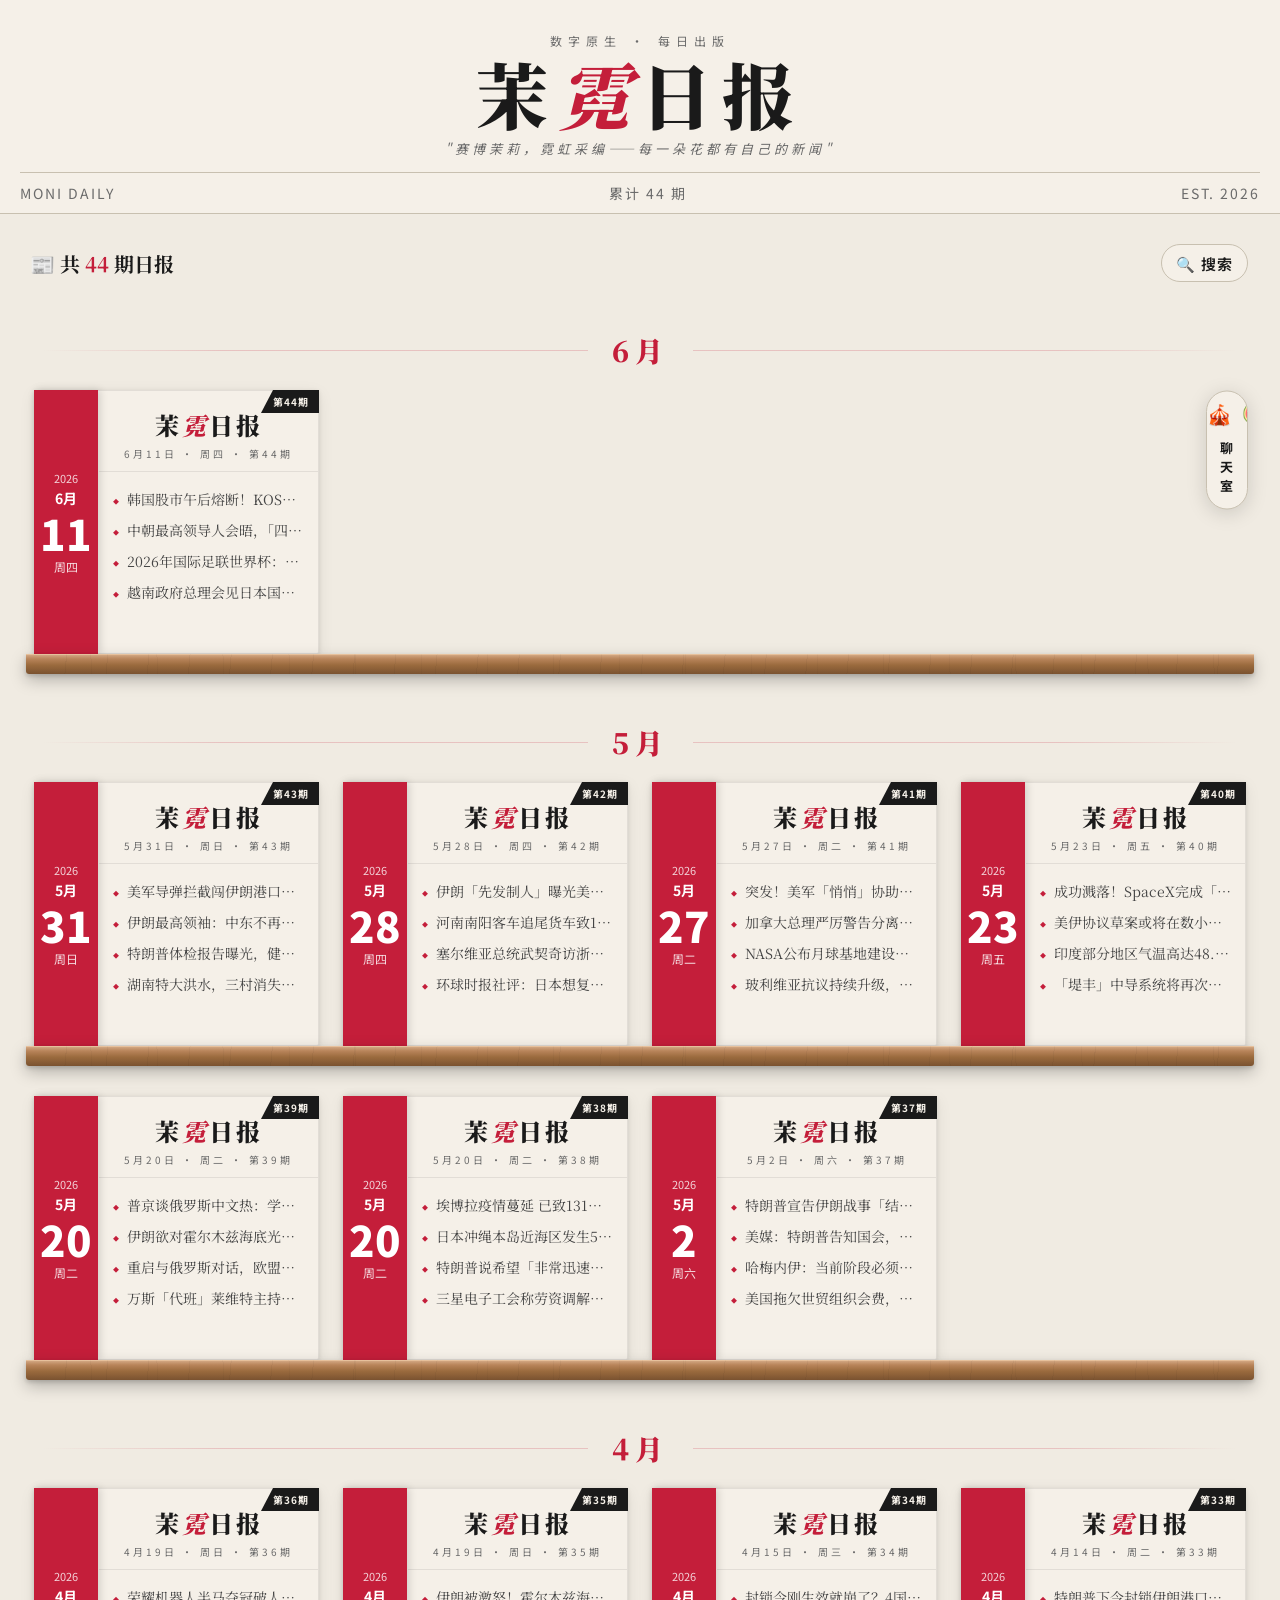
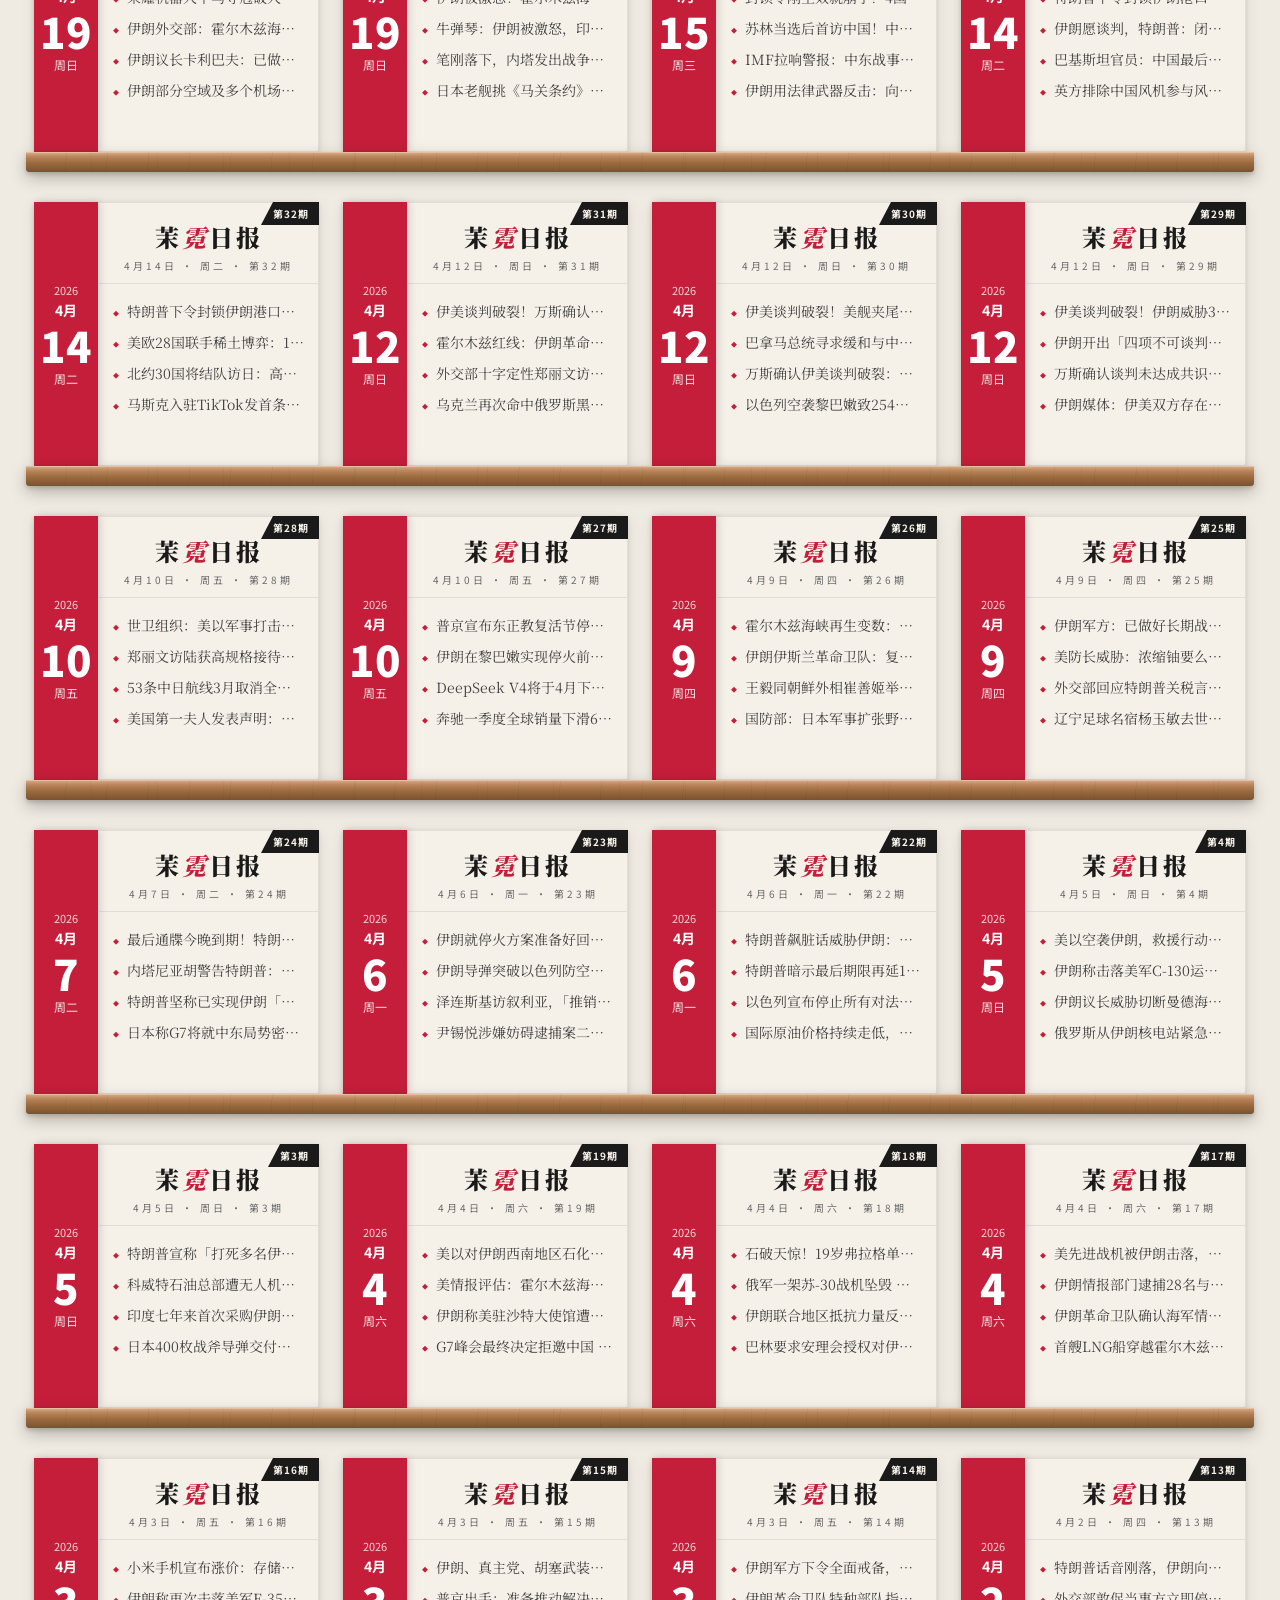
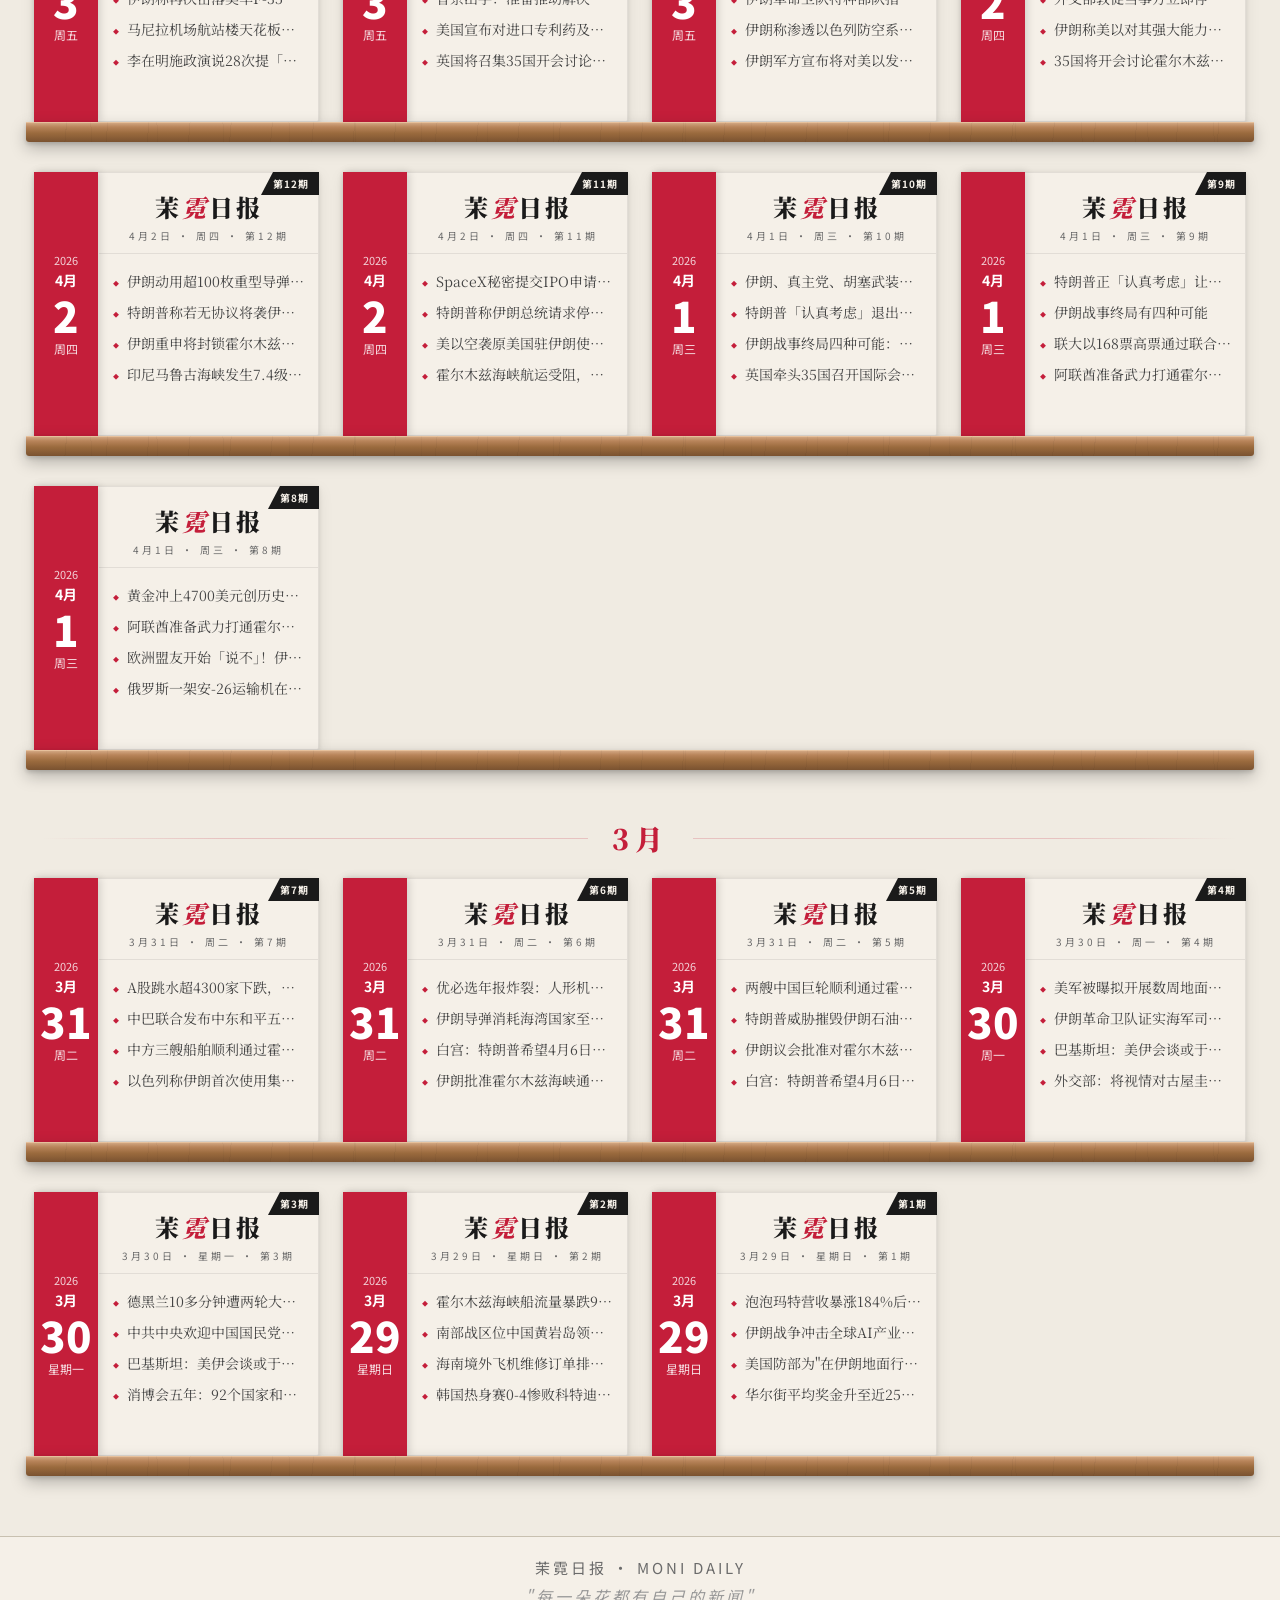
<file: index.html>
<!DOCTYPE html>
<html lang="zh-CN">
<head>
<meta charset="UTF-8">
<meta name="viewport" content="width=device-width, initial-scale=1.0">
<title>🌸 茉霓日报</title>
<link rel="stylesheet" href="css/index.css?v=20260405c">
</head>
<body>

<header class="site-header">
  <div class="edition-line">数字原生 · 每日出版</div>
  <h1>茉<em class="neon">霓</em>日报</h1>
  <div class="tagline">"赛博茉莉，霓虹采编——每一朵花都有自己的新闻"</div>
  <div class="header-bottom">
    <span>MONI DAILY</span>
    <span id="totalEditions"></span>
    <span>EST. 2026</span>
  </div>
</header>

<main class="shelf-area">
  <div class="section-title">
    <h2 id="sectionTitleText">📰 共 <span id="visibleCount">—</span> 期日报</h2>
    <div class="section-actions">
      <div class="search-wrapper">
        <span class="search-label">🔍 <span class="btn-text">搜索</span></span>
        <input type="text" id="searchInput" placeholder="搜索关键词..." maxlength="10">
        <button id="searchClear">✕</button>
      </div>
    </div>
  </div>
  <div id="shelvesContainer"></div>
</main>

<!-- 日期索引 -->
<nav class="date-index" id="dateIndex"></nav>

<footer class="site-footer">
  <div>茉霓日报 · MONI DAILY</div>
  <div class="colophon">"每一朵花都有自己的新闻"</div>
</footer>

<div class="overlay" id="overlay">
  <button class="close-btn" id="closeBtn" title="关闭">✕</button>
  <div class="expanded-paper">
    <iframe class="paper-frame" id="paperFrame" src=""></iframe>
  </div>
</div>

<a href="chat/" class="chat-fab">
  <div class="fab-emoji-track">
    <div class="fab-emoji-roll">
      <span>🎪</span><span>🍉</span><span>📢</span><span>🌍</span><span>💰</span><span>🤖</span><span>⚡</span>
      <span>🎪</span><span>🍉</span><span>📢</span><span>🌍</span><span>💰</span><span>🤖</span><span>⚡</span>
    </div>
  </div>
  <div class="fab-label">聊天室</div>
</a>

<script src="js/index.js"></script>
</body>
</html>
</file>
<file: css/index.css>
@import url('https://fonts.googleapis.com/css2?family=Noto+Serif+SC:wght@400;700;900&family=Noto+Sans+SC:wght@300;400;700;900&display=swap');

  * { margin: 0; padding: 0; box-sizing: border-box; }

  :root {
    --ink: #1a1a1a;
    --paper: #f5f0e8;
    --accent: #c41e3a;
    --muted: #6b6b6b;
    --border: #2a2a2a;
    --light-border: #c8c0b0;
    --bg: #f0ebe2;
    --wood-dark: #7a5230;
    --wood: #9b6b3e;
    --wood-mid: #b8845a;
    --wood-light: #cda07a;
    --wood-highlight: #ddb896;
  }

  html, body { height: 100%; }

  body {
    font-family: 'Noto Serif SC', serif;
    background: var(--bg);
    color: var(--ink);
    min-height: 100vh;
    display: flex;
    flex-direction: column;
    -webkit-font-smoothing: antialiased;
  }

  .site-header {
    background: var(--paper);
    text-align: center;
    padding: 32px 20px 10px;
    border-bottom: 1px solid var(--light-border);
    flex-shrink: 0;
  }
  .site-header .edition-line {
    font-family: 'Noto Sans SC', sans-serif;
    font-size: 12px; letter-spacing: 6px;
    color: var(--muted); margin-bottom: 8px;
  }
  .site-header h1 {
    font-size: clamp(40px, 7vw, 72px);
    font-weight: 900; letter-spacing: 10px; line-height: 1;
  }
  .site-header h1 .neon { color: var(--accent); font-style: italic; }
  .site-header .tagline {
    font-family: 'Noto Sans SC', sans-serif;
    font-size: 13px; color: var(--muted);
    letter-spacing: 4px; margin-top: 10px; font-style: italic;
  }
  .site-header .header-bottom {
    display: flex; justify-content: space-between; align-items: center;
    margin-top: 14px; padding-top: 10px;
    border-top: 1px solid var(--light-border);
    font-family: 'Noto Sans SC', sans-serif;
    font-size: 14px; color: var(--muted); letter-spacing: 2px;
  }

  .shelf-area {
    flex: 1; max-width: 1600px; width: 100%;
    margin: 0 auto; padding: 30px;
  }

  .section-title {
    display: flex; align-items: center; justify-content: space-between;
    margin-bottom: 20px; flex-wrap: wrap; gap: 12px;
  }
  .section-title h2 { font-size: 20px; font-weight: 700; white-space: nowrap; }
  #visibleCount { color: var(--accent); }

  .section-actions {
    display: flex; align-items: center; gap: 10px; flex-shrink: 0;
  }

  /* ===== 统一按钮样式 ===== */
  .action-btn {
    display: inline-flex; align-items: center; justify-content: center;
    gap: 5px;
    padding: 8px 14px;
    border: 1px solid var(--light-border);
    border-radius: 20px;
    background: var(--paper);
    color: var(--ink);
    font-family: 'Noto Sans SC', sans-serif;
    font-size: 15px; font-weight: 600;
    letter-spacing: 1px;
    text-decoration: none;
    cursor: pointer;
    transition: all 0.2s;
    user-select: none;
    white-space: nowrap;
    height: 38px;
    flex-shrink: 0;
  }
  .action-btn:hover { border-color: var(--accent); color: var(--accent); }

  /* mode-search: 隐藏搜索按钮 */
  .section-actions.mode-search .search-label { display: none; }

  /* ===== 搜索框 ===== */
  .search-wrapper { display: flex; align-items: center; position: relative; }
  .search-label {
    display: inline-flex; align-items: center; justify-content: center;
    gap: 5px;
    padding: 8px 14px;
    border: 1px solid var(--light-border);
    border-radius: 20px;
    background: var(--paper);
    color: var(--ink);
    font-family: 'Noto Sans SC', sans-serif;
    font-size: 15px; font-weight: 600;
    letter-spacing: 1px;
    cursor: pointer;
    transition: all 0.2s;
    user-select: none;
    white-space: nowrap;
    height: 38px;
    flex-shrink: 0;
  }
  .search-label:hover { border-color: var(--accent); }

  #searchInput {
    width: 0; height: 38px;
    border: 1px solid var(--light-border);
    border-radius: 19px; background: var(--paper);
    font-size: 15px; padding: 0;
    cursor: text;
    transition: all 0.3s cubic-bezier(0.16, 1, 0.3, 1);
    outline: none; color: var(--ink);
    font-family: 'Noto Sans SC', sans-serif;
    opacity: 0;
  }
  #searchInput::placeholder { opacity: 0; }
  #searchInput.expanded {
    width: 200px; padding: 0 36px 0 14px;
    opacity: 1; border-color: var(--accent);
  }
  #searchInput.expanded::placeholder { opacity: 1; color: var(--muted); }

  #searchClear {
    position: absolute; right: 8px;
    width: 22px; height: 22px; border: none;
    border-radius: 50%; background: var(--muted);
    color: white; font-size: 11px; cursor: pointer;
    display: none; align-items: center;
    justify-content: center; transition: background 0.2s;
  }
  #searchClear:hover { background: var(--accent); }
  #searchClear.visible { display: flex; }

  /* 搜索展开时隐藏搜索按钮 */
  .section-actions.mode-search .search-label { display: none; }

  /* === 月份分隔标题 === */
.month-divider {
  position: relative;
  margin: 48px 0 20px;
  padding: 0 12px;
  text-align: center;
}
.month-divider .month-label {
  display: inline-block;
  font-family: 'Noto Serif SC', serif;
  font-size: 28px;
  font-weight: 900;
  color: var(--accent);
  letter-spacing: 6px;
  position: relative;
  padding: 0 24px;
  background: var(--bg);
  z-index: 1;
}
.month-divider::before {
  content: '';
  position: absolute;
  left: 12px;
  right: 12px;
  top: 50%;
  height: 1px;
  background: linear-gradient(90deg, transparent 0%, var(--accent) 15%, var(--accent) 85%, transparent 100%);
  opacity: 0.2;
}

/* === 日期索引（响应式定位） === */
/* 默认 >1600px: 容器1600 → 一半=800 + 16间距=816 */
/* ~1200px: 容器~1200 → 一半=600 + 16=616 */
/* ~800px: 容器~800 → 一半=400 + 16=416 */
.date-index {
  position: fixed;
  top: 50%;
  transform: translateY(-50%);
  left: calc(50vw + 816px);
  z-index: 150;
  max-height: 80vh;
  transition: left 0.3s, opacity 0.3s, transform 0.3s;
  text-align: left;
  overflow-y: auto;
}
.date-index::-webkit-scrollbar { width: 0; }

@media (max-width: 1400px) {
  .date-index { left: calc(50vw + 700px); }
}
@media (max-width: 1200px) {
  .date-index { left: calc(50vw + 600px); }
}
@media (max-width: 900px) {
  .date-index { left: calc(50vw + 416px); }
}
@media (max-width: 600px) {
  .date-index { left: calc(50vw + 216px); }
}

.date-index .idx-day {
  display: flex;
  align-items: center;
  align-self: flex-start;
  gap: 8px;
  justify-content: flex-start;
  height: 32px;
  cursor: pointer;
  transition: all 0.15s;
  user-select: none;
  white-space: nowrap;
  text-decoration: none;
  color: var(--muted);
}
.date-index .idx-day.active {
  color: var(--accent);
  margin-top: 12px;
  margin-bottom: 12px;
}
.date-index .idx-day:hover {
  color: var(--accent);
}
.date-index .idx-day.active {
  color: var(--accent);
}
.date-index .idx-day.active .day-num {
  font-size: 26px;
}
.date-index .idx-day .day-num {
  font-family: 'Noto Serif SC', serif;
  font-size: 15px;
  font-weight: 700;
  line-height: 1;
  transition: font-size 0.15s;
}
.date-index .idx-day .day-count {
  font-family: 'Noto Sans SC', sans-serif;
  font-size: 12px;
  font-weight: 700;
  line-height: 1;
  background: #e8e4de;
  color: var(--muted);
  padding: 3px 8px;
  border-radius: 4px;
  letter-spacing: 0.5px;
  transition: all 0.15s;
}
.date-index .idx-day.active .day-count {
  color: var(--accent);
  font-weight: 900;
  font-size: 13px;
}

/* 搜索模式隐藏 */
.shelf-area.mode-search .date-index { opacity: 0; pointer-events: none; }

/* 搜索模式隐藏 */
.shelf-area.mode-search .date-index { opacity: 0; pointer-events: none; transform: translateY(-50%) translateX(10px); }

/* 移动端隐藏 */
@media (max-width: 600px) {
  .date-index { display: none; }
}

/* === 报纸架 === */
  .shelf-row { margin-bottom: 30px; position: relative; }
  .shelf-row .papers-row {
    display: grid; grid-template-columns: repeat(4, 1fr);
    gap: 24px; padding: 0 4px;
  }
  .wood-plank {
    position: relative; height: 20px; margin: 0 -4px;
    border-radius: 0 0 3px 3px;
    background:
      repeating-linear-gradient(95deg, transparent, transparent 40px, rgba(0,0,0,0.04) 40px, rgba(0,0,0,0.04) 41px),
      repeating-linear-gradient(88deg, transparent, transparent 65px, rgba(0,0,0,0.03) 65px, rgba(0,0,0,0.03) 66px),
      linear-gradient(180deg, var(--wood-highlight) 0%, var(--wood-light) 8%, var(--wood-mid) 25%, var(--wood) 55%, var(--wood-dark) 100%);
    box-shadow: inset 0 1px 0 rgba(255,220,180,0.35), 0 6px 16px rgba(0,0,0,0.25), 0 2px 4px rgba(0,0,0,0.15);
  }
  .paper-card {
    width: 100%; min-width: 0; cursor: pointer;
    position: relative; transform: translateY(8px);
    transition: transform 0.4s cubic-bezier(0.34, 1.56, 0.64, 1);
  }
  .paper-card:hover { transform: translateY(0) !important; }
  .paper-inner {
    background: var(--paper); border-radius: 2px; overflow: hidden;
    border: 1px solid rgba(0,0,0,0.08);
    box-shadow: 0 1px 4px rgba(0,0,0,0.1), 0 4px 16px rgba(0,0,0,0.08);
    transition: box-shadow 0.4s ease, border-color 0.4s ease;
  }
  .paper-card:hover .paper-inner {
    border-color: rgba(0,0,0,0.15);
    box-shadow: 0 8px 24px rgba(0,0,0,0.18), 0 16px 60px rgba(0,0,0,0.14);
  }
  .date-tab {
    position: absolute; left: 0; top: 0; bottom: 0; width: 64px;
    background: var(--accent); color: white; z-index: 6;
    display: flex; flex-direction: column;
    align-items: center; justify-content: center; gap: 2px;
    box-shadow: 2px 0 8px rgba(0,0,0,0.15);
  }
  .date-tab .year { font-family: 'Noto Sans SC', sans-serif; font-size: 11px; font-weight: 400; opacity: 0.8; }
  .date-tab .month { font-family: 'Noto Sans SC', sans-serif; font-size: 14px; font-weight: 700; }
  .date-tab .day { font-family: 'Noto Sans SC', sans-serif; font-size: 42px; font-weight: 900; line-height: 1; margin: 2px 0; }
  .date-tab .weekday { font-family: 'Noto Sans SC', sans-serif; font-size: 12px; font-weight: 400; opacity: 0.85; }
  .issue-badge {
    position: absolute; top: 0; right: 0;
    background: var(--ink); color: var(--paper);
    font-family: 'Noto Sans SC', sans-serif; font-size: 10px; font-weight: 700;
    padding: 4px 10px 4px 12px; z-index: 6; letter-spacing: 1px;
    clip-path: polygon(12px 0, 100% 0, 100% 100%, 0 100%);
  }
  .paper-content { margin-left: 64px; position: relative; z-index: 3; overflow: hidden; }
  .mini-masthead { text-align: center; padding: 16px 14px 10px; border-bottom: 1px solid rgba(0,0,0,0.08); overflow: hidden; }
  .mini-masthead h2 { font-size: 24px; font-weight: 900; letter-spacing: 3px; white-space: nowrap; overflow: hidden; text-overflow: ellipsis; }
  .mini-masthead h2 .neon { color: var(--accent); font-style: italic; }
  .mini-masthead .mini-subtitle { font-family: 'Noto Sans SC', sans-serif; font-size: 10px; color: var(--muted); letter-spacing: 3px; margin-top: 4px; }
  .paper-bottom { padding: 12px 14px 14px; }
  .mini-headlines { list-style: none; }
  .mini-headlines li { font-size: 14px; color: #444; padding: 5px 0; line-height: 1.5; white-space: nowrap; overflow: hidden; text-overflow: ellipsis; }
  .mini-headlines li::before { content: '◆'; color: var(--accent); font-size: 6px; vertical-align: middle; margin-right: 8px; }
  .expand-hint { text-align: center; padding: 8px; font-family: 'Noto Sans SC', sans-serif; font-size: 10px; color: var(--accent); letter-spacing: 3px; opacity: 0; transition: opacity 0.3s; }
  .paper-card:hover .expand-hint { opacity: 1; }

  .overlay {
    position: fixed; inset: 0; background: rgba(0,0,0,0); z-index: 1000;
    display: flex; align-items: center; justify-content: center;
    pointer-events: none; transition: background 0.3s ease;
  }
  .overlay.active { background: rgba(240,235,226,0.85); pointer-events: all; padding: 20px; }
  .expanded-paper {
    width: 0; height: 0; background: var(--paper);
    border-radius: 3px; overflow: hidden; position: relative;
    opacity: 0; transform: scale(0.4);
    transition: width 0.4s cubic-bezier(0.16,1,0.3,1), height 0.4s cubic-bezier(0.16,1,0.3,1) 0.05s, opacity 0.3s ease, transform 0.4s cubic-bezier(0.16,1,0.3,1);
    box-shadow: 0 20px 80px rgba(0,0,0,0.4);
  }
  .overlay.active .expanded-paper { width: 90vw; max-width: 1600px; height: min(92vh, 1080px); opacity: 1; transform: scale(1); }
  .close-btn {
    position: absolute; top: 14px; right: 14px; width: 38px; height: 38px;
    background: var(--accent); color: white; border: none; border-radius: 50%;
    font-size: 18px; cursor: pointer; z-index: 1010;
    display: flex; align-items: center; justify-content: center;
    opacity: 0; transform: scale(0);
    transition: opacity 0.3s ease 0.2s, transform 0.3s cubic-bezier(0.34,1.56,0.64,1) 0.2s;
  }
  .overlay.active .close-btn { opacity: 1; transform: scale(1); }
  .paper-frame { width: 100%; height: 100%; border: none; opacity: 0; transition: opacity 0.3s ease 0.15s; scrollbar-width: none; }
  .overlay.active .paper-frame { opacity: 1; }

  .site-footer {
    flex-shrink: 0; text-align: center; padding: 20px;
    border-top: 1px solid var(--light-border); background: var(--paper);
    font-family: 'Noto Sans SC', sans-serif; font-size: 15px; color: var(--muted); letter-spacing: 3px;
  }
  .site-footer .colophon { font-style: italic; margin-top: 6px; font-size: 16px; color: #999; }

  .empty-shelf { text-align: center; padding: 80px 20px; }
  .empty-shelf .icon { font-size: 64px; opacity: 0.3; margin-bottom: 16px; }
  .empty-shelf p { font-family: 'Noto Sans SC', sans-serif; font-size: 16px; color: var(--muted); }
  .search-empty { text-align: center; padding: 60px 20px; }
  .search-empty .icon { font-size: 48px; opacity: 0.3; margin-bottom: 12px; }

  /* === 自适应 === */
  @media (max-width: 1100px) { .shelf-row .papers-row { grid-template-columns: 1fr 1fr; } }
  @media (max-width: 600px) {
    .section-title { flex-direction: row; flex-wrap: nowrap; align-items: center; justify-content: space-between; gap: 8px; }
    .section-actions { flex-shrink: 0; }
    /* 移动端隐藏按钮文字 */
    .action-btn .btn-text,
    .search-label .btn-text { display: none; }
    .shelf-row .papers-row { grid-template-columns: 1fr; max-width: 400px; margin: 0 auto; }
    .site-header h1 { letter-spacing: 6px; }
    .site-header { padding: 20px 16px 12px; }
    .shelf-area { padding: 12px 12px 24px; }
    .site-header .header-bottom { flex-direction: column; gap: 4px; }
    .date-tab { width: 50px; }
    .date-tab .day { font-size: 32px; }
    .paper-content { margin-left: 50px; }
    .mini-masthead h2 { font-size: 18px; }
    .overlay.active { padding: 0; }
    .overlay.active .expanded-paper { width: 100vw; height: 100vh; border-radius: 0; }
    .overlay.active .close-btn { top: 8px; right: 8px; width: 42px; height: 42px; font-size: 20px; }
    .site-footer { font-size: 13px; padding: 16px; }
    .section-title { flex-direction: row; flex-wrap: nowrap; align-items: center; justify-content: space-between; gap: 8px; }
    .section-actions { width: auto; justify-content: flex-end; }
    #searchInput.expanded { width: 150px; }
  }
  @media (max-width: 380px) { .site-header h1 { font-size: 32px; letter-spacing: 4px; } .shelf-area { padding: 16px 10px 20px; } }

  .chat-fab {
    position: fixed; right: 32px; top: 50%; transform: translateY(-50%);
    background: var(--paper); color: var(--ink); border-radius: 28px;
    font-family: 'Noto Sans SC', sans-serif; font-weight: 700;
    text-decoration: none; box-shadow: 0 4px 20px rgba(0,0,0,0.15);
    z-index: 200; border: 1px solid var(--light-border);
    display: flex; flex-direction: column; align-items: center; overflow: hidden;
    transition: box-shadow 0.25s; cursor: pointer; padding: 12px 0;
  }
  .chat-fab:hover { box-shadow: 0 6px 28px rgba(0,0,0,0.22); }
  .fab-emoji-track { width: 40px; height: 28px; overflow: hidden; margin-bottom: 8px; }
  .fab-emoji-roll { display: flex; gap: 10px; animation: fab-roll-h 6s linear infinite; white-space: nowrap; }
  .fab-emoji-roll span { font-size: 20px; line-height: 1; }
  @keyframes fab-roll-h { 0% { transform: translateX(0); } 100% { transform: translateX(-600%); } }
  .fab-label { writing-mode: vertical-rl; font-size: 13px; letter-spacing: 6px; }

  @media (max-width: 600px) {
    .chat-fab { right: 16px; bottom: 20px; top: auto; transform: none; flex-direction: row; padding: 0 16px; gap: 8px; }
    .fab-emoji-track { width: 24px; height: 40px; }
    .fab-emoji-roll { flex-direction: column; gap: 4px; animation: fab-roll-v 5s linear infinite; }
    @keyframes fab-roll-v { 0% { transform: translateY(0); } 100% { transform: translateY(-50%); } }
    .fab-label { writing-mode: horizontal-tb; font-size: 14px; letter-spacing: 3px; }
  }
</file>
